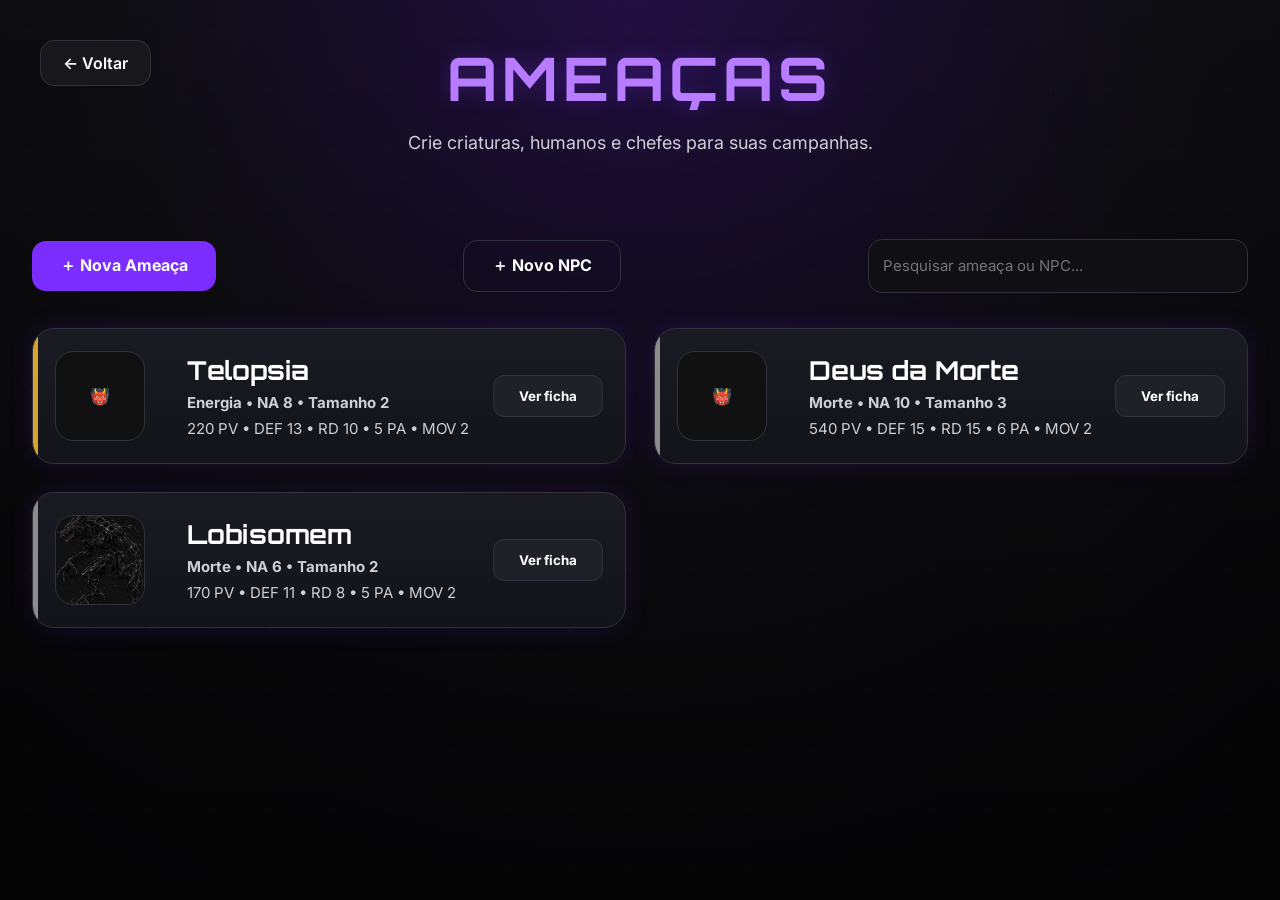
<file: ameacas.html>
<!DOCTYPE html>
<html lang="pt-BR">
<head>
    <script src="eco-settings.js"></script>
<meta charset="UTF-8">
<meta name="viewport" content="width=device-width, initial-scale=1.0">
<title>Ameaças • ECO</title>
<link rel="stylesheet" href="global.css">
<link rel="stylesheet" href="ameaças.css">
<link rel="preconnect" href="https://fonts.googleapis.com">
<link rel="preconnect" href="https://fonts.gstatic.com" crossorigin>
<link href="https://fonts.googleapis.com/css2?family=Orbitron:wght@500;700;800&family=Inter:wght@300;400;500;600;700&display=swap" rel="stylesheet">
</head>
<body>
<div class="background"><div class="background-overlay"></div><div class="particles"></div></div>
<main class="enemy-page">
<header class="page-header"><a href="index.html" class="back-button">← Voltar</a><h1>AMEAÇAS</h1><p>Crie criaturas, humanos e chefes para suas campanhas.</p></header>
<section class="enemy-actions"><button id="newEnemy" class="primary-button">＋ Nova Ameaça</button><button id="newNpc" class="secondary-button">＋ Novo NPC</button><input type="text" id="searchEnemy" placeholder="Pesquisar ameaça ou NPC..."></section>
<section id="enemyList" class="enemy-list"></section>
</main>
<div id="enemyModal" class="enemy-modal hidden">
 <div class="enemy-editor">
  <div class="enemy-editor-head"><div><span>AMEAÇA</span><h2 id="enemyModalTitle">Nova Ameaça</h2></div><button id="closeEnemyModal" class="enemy-close">✕</button></div>
  <div class="enemy-type-choice">
   <button class="enemy-type active" data-type="creature"><strong>Criatura</strong><small>Ficha paranormal automática por NA</small></button>
   <button class="enemy-type" data-type="human"><strong>Ameaça Humana</strong><small>Inimigo com ficha semelhante à de jogador</small></button>
   <button class="enemy-type" data-type="npc"><strong>NPC Aliado</strong><small>Auxilia jogadores durante o combate</small></button>
  </div>
  <div id="creatureEditor">
   <div class="enemy-editor-grid">
    <div class="enemy-photos">
     <div class="enemy-photo-preview" id="enemyPhotoPreview"><span>👹</span><small>Foto normal</small></div>
     <label class="secondary-button">Foto normal<input id="enemyPhoto" type="file" accept="image/png,image/jpeg,image/webp" hidden></label>
     <div class="enemy-photo-preview" id="enemyWoundedPhotoPreview"><span>👹</span><small>Foto machucada</small></div>
     <label class="secondary-button">Foto machucada<input id="enemyWoundedPhoto" type="file" accept="image/png,image/jpeg,image/webp" hidden></label>
     <div class="enemy-photo-preview" id="enemyAnimatedArtPreview"><span>▶</span><small>Arte animada opcional</small></div>
     <label class="secondary-button">Arte animada<input id="enemyAnimatedArt" type="file" accept="video/mp4,video/webm" hidden></label>
     <button id="removeEnemyAnimatedArt" type="button" class="secondary-button">Remover animação</button>
    </div>
    <div class="enemy-fields">
     <label>Nome<input id="enemyName" value="Lobisomem"></label>
     <div class="field-row"><label>NA<input id="enemyNA" type="number" min="0" value="6"></label><label>Elemento<select id="enemyElement"><option>Sangue</option><option selected>Morte</option><option>Energia</option><option>Conhecimento</option><option>Medo</option></select></label><label>Tamanho<input id="enemySize" type="number" min="1" max="6" value="2"></label></div>
     <div id="enemyAutoStats" class="enemy-auto-stats"></div>
    </div>
   </div>
   <h3>Atributos <small id="attributeBudget"></small></h3>
   <div class="three-grid"><label>Corpo<input id="enemyCorpo" type="number" min="0" value="6"></label><label>Foco<input id="enemyFoco" type="number" min="0" value="5"></label><label>Nexo<input id="enemyNexo" type="number" min="0" value="3"></label></div>
   <h3>Perícias <small id="skillBudget"></small></h3>
   <div id="enemySkills" class="skill-grid"></div>
   <h3>Habilidades <small>slots da ameaça</small></h3>
   <div id="enemyAbilities" class="enemy-ability-list"></div>
   <button id="addEnemyAbility" type="button" class="secondary-button">＋ Adicionar habilidade</button>
   <h3>Ataques Rápidos</h3>
   <div class="attack-grid"><div class="attack-card"><strong>Ataque Básico</strong><span id="basicAttack"></span><small>Dano paranormal do elemento da criatura.</small></div><div class="attack-card"><strong>Ataque Forte</strong><span id="strongAttack"></span><small>1 vez por rodada.</small></div></div>
   <div class="enemy-note">Criaturas têm Movimento 2. Gastam 1 PA para mover até 2 posições. O mestre escolhe entre PV clássico ou sistema de membros ao jogar.</div>
   <div class="enemy-save-row"><button id="deleteEnemy" class="danger-button hidden">Excluir</button><button id="saveEnemy" class="primary-button">Salvar criatura</button></div>
  </div>
  <div id="humanEditor" class="human-editor hidden">
 <div class="human-threat-card">
  <div class="enemy-photos">
   <div class="enemy-photo-preview" id="humanPhotoPreview"><span>👤</span><small>Foto normal</small></div>
   <label class="secondary-button">Foto normal<input id="humanPhoto" type="file" accept="image/png,image/jpeg,image/webp" hidden></label>
   <div class="enemy-photo-preview" id="humanWoundedPhotoPreview"><span>👤</span><small>Foto machucada</small></div>
   <label class="secondary-button">Foto machucada<input id="humanWoundedPhoto" type="file" accept="image/png,image/jpeg,image/webp" hidden></label>
  </div>
  <div class="enemy-fields"><label>Nome<input id="humanName" placeholder="Nome da ameaça humana"></label><div class="field-row"><label>Tamanho<input id="humanSize" type="number" min="1" value="1"></label><label>Movimento<input id="humanMovement" type="number" min="0" value="2"></label><label>PA<input id="humanPA" type="number" min="0" value="3"></label></div><div class="field-row"><label>PV<input id="humanPV" type="number" min="0" value="20"></label><label>Defesa<input id="humanDefense" type="number" min="0" value="10"></label><label>RD<input id="humanRD" type="number" min="0" value="0"></label></div></div>
 </div>
 <h3>Atributos</h3>
 <div class="three-grid"><label>Corpo<input id="humanCorpo" type="number" min="0" value="1"></label><label>Foco<input id="humanFoco" type="number" min="0" value="1"></label><label>Nexo<input id="humanNexo" type="number" min="0" value="1"></label></div>
 <h3>PV por membro <small>usado ao trocar para sistema de membros na mesa</small></h3>
 <div class="three-grid"><label>Cabeça<input id="humanHead" type="number" min="0" value="10"></label><label>Torso<input id="humanTorso" type="number" min="0" value="10"></label><label>Braços e pernas<input id="humanLimb" type="number" min="0" value="10"></label></div>
 <h3>Perícias</h3>
 <div id="humanSkills" class="skill-grid"></div>
 <h3>Ataques rápidos</h3>
 <div class="attack-grid"><label class="attack-card"><strong>Ataque básico</strong><input id="humanBasicAttack" value="1d6 + Corpo" placeholder="Ex.: 1d6 + Corpo"></label><label class="attack-card"><strong>Ataque forte</strong><input id="humanStrongAttack" value="2d6 + Corpo" placeholder="Ex.: 2d6 + Corpo"></label></div>
 <div class="enemy-note">Ameaças humanas são inimigos: possuem iniciativa, perícias, ataques, reações, condições e podem alternar entre PV clássico e membros.</div>
 <div class="enemy-save-row"><button id="deleteHuman" class="danger-button hidden">Excluir</button><button id="saveHuman" class="primary-button">Salvar ameaça humana</button></div>
</div>
  <div id="npcEditor" class="human-editor hidden">
   <div class="human-threat-card"><div class="enemy-photos"><div class="enemy-photo-preview" id="npcPhotoPreview"><span>♟</span><small>Foto do NPC</small></div><label class="secondary-button">Escolher foto<input id="npcPhoto" type="file" accept="image/png,image/jpeg,image/webp" hidden></label></div><div class="enemy-fields"><label>Nome<input id="npcName" placeholder="Nome do NPC aliado"></label><div class="field-row"><label>Tipo<select id="npcRole"><option value="combat">Combate</option><option value="support">Suporte</option><option value="investigative">Investigativo</option></select></label><label>Nível<select id="npcLevel"><option value="1">Nível 1</option><option value="2">Nível 2</option><option value="3">Nível 3</option></select></label></div></div></div>
   <div id="npcSummary" class="enemy-auto-stats"></div>
   <div class="enemy-note">NPCs são aliados simples. Possuem uma ajuda ou ação por rodada, tamanho 1, sem PA, Defesa, RD ou sistema de membros.</div>
   <div class="enemy-save-row"><button id="deleteNpc" class="danger-button hidden">Excluir</button><button id="saveNpc" class="primary-button">Salvar NPC aliado</button></div>
  </div>
 </div>
</div>
<script src="ameacas.js"></script>
</body>
</html>
</file>
<file: global.css>
/*==========================================================
=                    RESET
==========================================================*/

*{
    margin:0;
    padding:0;
    box-sizing:border-box;
}

:root{
    --bg:#08080A;
    --bg2:#101014;
    --card:#17171C;--card2:#1F1F27;--border:#31313D;--primary:#7B2CFF;--primaryLight:#B77CFF;--primary-rgb:123,44,255;
    --text:#FFFFFF;--text2:#CFCFD7;--text3:#8D8D99;--success:#32D27D;--danger:#D84A4A;--warning:#F0B63A;--shadow:0 0 25px rgba(var(--primary-rgb),.15);
}
:root[data-theme="sangue"]{--primary:#D83B4D;--primaryLight:#FF7A88;--primary-rgb:216,59,77;--bg:#0B0608;--bg2:#170A0E;--card:#211116;--card2:#2B151C;--border:#57303A}
:root[data-theme="morte"]{--primary:#87909E;--primaryLight:#D8DCE3;--primary-rgb:135,144,158;--bg:#08090B;--bg2:#111318;--card:#191C22;--card2:#22262E;--border:#454B56}
:root[data-theme="energia"]{--primary:#A642FF;--primaryLight:#65E8FF;--primary-rgb:166,66,255;--bg:#06070D;--bg2:#0D1020;--card:#12152A;--card2:#191D36;--border:#353C68}
:root[data-theme="conhecimento"]{--primary:#D4A536;--primaryLight:#FFE08A;--primary-rgb:212,165,54;--bg:#0B0906;--bg2:#171207;--card:#211A0C;--card2:#2C2210;--border:#5B4824}

html{

scroll-behavior:smooth;

}

body{

background:var(--bg);

color:var(--text);

font-family:'Inter',sans-serif;

overflow-x:hidden;

min-height:100vh;

}

/*==========================================================
=                    FUNDO
==========================================================*/

.background{

position:fixed;

inset:0;

z-index:-3;

background:

radial-gradient(circle at top,rgba(var(--primary-rgb),.28) 0%,var(--bg2) 48%,var(--bg) 100%);

}

.background-overlay{

position:absolute;

inset:0;

background:

linear-gradient(

180deg,

rgba(0,0,0,.15),

rgba(0,0,0,.55)

);

}

.particles{

position:absolute;

inset:0;

background-image:

radial-gradient(circle,#FFFFFF22 1px,transparent 1px);

background-size:60px 60px;

opacity:.18;

animation:particlesMove 35s linear infinite;

}

/*==========================================================
=                    CONTAINER
==========================================================*/

main{

width:min(1450px,95%);

margin:auto;

padding:40px 0;

}

.page-header{

display:flex;

flex-direction:column;

align-items:center;

gap:12px;

margin-bottom:45px;

text-align:center;

}

.page-header h1{

font-family:'Orbitron',sans-serif;

font-size:60px;

letter-spacing:5px;

color:var(--primaryLight);

text-shadow:0 0 20px rgba(123,44,255,.30);

}

.page-header p{

font-size:18px;

color:var(--text2);

max-width:700px;

line-height:1.7;

}

/*==========================================================
=                    BOTÃO VOLTAR
==========================================================*/

.back-button{

position:absolute;

left:40px;

top:40px;

padding:12px 22px;

border-radius:14px;

background:var(--card);

border:1px solid var(--border);

color:var(--text);

text-decoration:none;

font-weight:600;

transition:.25s;

}

.back-button:hover{

background:var(--primary);

transform:translateY(-2px);

}

/*==========================================================
=                    CARDS
==========================================================*/

.card,

.menu-card,

.campaign-card,

.character-card,

.enemy-card{

background:var(--card);

border:1px solid var(--border);

border-radius:22px;

box-shadow:var(--shadow);

transition:.25s;

}

.card:hover,

.menu-card:hover,

.campaign-card:hover,

.character-card:hover,

.enemy-card:hover{

border-color:var(--primary);

transform:translateY(-4px);

}

/*==========================================================
=                    BOTÕES
==========================================================*/

button{

font-family:inherit;

cursor:pointer;

border:none;

transition:.25s;

}

.primary-button{

background:var(--primary);

color:white;

padding:14px 28px;

border-radius:14px;

font-size:16px;

font-weight:700;

}

.primary-button:hover{

background:#9652FF;

transform:translateY(-2px);

}

.secondary-button{

background:transparent;

border:1px solid var(--border);

color:white;

padding:14px 28px;

border-radius:14px;

font-size:16px;

font-weight:700;

}

.secondary-button:hover{

border-color:var(--primary);

}

/*==========================================================
=                    INPUTS
==========================================================*/

input,

textarea,

select{

width:100%;

background:var(--bg2);

border:1px solid var(--border);

border-radius:14px;

padding:14px;

color:white;

font-size:15px;

font-family:inherit;

outline:none;

transition:.2s;

}

input:focus,

textarea:focus,

select:focus{

border-color:var(--primary);

box-shadow:

0 0 10px rgba(123,44,255,.25);

}

textarea{

resize:vertical;

min-height:120px;

}

.field{

display:flex;

flex-direction:column;

gap:8px;

margin-bottom:20px;

}

label{

color:var(--text2);

font-size:15px;

font-weight:600;

}

/*==========================================================
=                    MENU PRINCIPAL
==========================================================*/

.home{

display:flex;

flex-direction:column;

align-items:center;

justify-content:center;

min-height:100vh;

padding:60px 0;

}

.hero{

display:flex;

flex-direction:column;

align-items:center;

text-align:center;

margin-bottom:60px;

}

.hero h1{

font-family:'Orbitron',sans-serif;

font-size:82px;

font-weight:800;

letter-spacing:8px;

color:var(--primaryLight);

margin-bottom:10px;

text-shadow:0 0 25px rgba(123,44,255,.35);

}

.hero h2{

font-size:34px;

font-weight:600;

letter-spacing:4px;

margin-bottom:18px;

}

.hero p{

font-size:18px;

color:var(--text2);

max-width:700px;

line-height:1.8;

}

/*==========================================================
=                    MENU GRID
==========================================================*/

.menu{

width:100%;

display:grid;

grid-template-columns:repeat(auto-fit,minmax(300px,1fr));

gap:28px;

margin-bottom:60px;

}

.menu-card{

padding:35px;

text-decoration:none;

color:white;

display:flex;

flex-direction:column;

align-items:center;

justify-content:center;

text-align:center;

min-height:260px;

}

.menu-card .icon{

font-size:62px;

margin-bottom:20px;

transition:.25s;

}

.menu-card:hover .icon{

transform:scale(1.15);

}

.menu-card h3{

font-size:28px;

margin-bottom:14px;

color:var(--primaryLight);

}

.menu-card p{

font-size:16px;

line-height:1.7;

color:var(--text2);

}

/*==========================================================
=                    FOOTER
==========================================================*/

.footer{

display:flex;

flex-direction:column;

align-items:center;

gap:8px;

padding:25px 0;

border-top:1px solid var(--border);

width:100%;

}

.footer p{

font-family:'Orbitron',sans-serif;

font-size:18px;

letter-spacing:2px;

}

.footer span{

color:var(--text3);

font-size:14px;

}

/*==========================================================
=                    ANIMAÇÕES
==========================================================*/

@keyframes particlesMove{

0%{

transform:translateY(0);

}

100%{

transform:translateY(-120px);

}

}

@keyframes fadeUp{

from{

opacity:0;

transform:translateY(25px);

}

to{

opacity:1;

transform:translateY(0);

}

}

.hero{

animation:fadeUp .6s ease;

}

.menu-card{

animation:fadeUp .6s ease;

}

/*==========================================================
=                    UTILITÁRIOS
==========================================================*/

.hidden{

display:none !important;

}

.center{

display:flex;

justify-content:center;

align-items:center;

}

.flex{

display:flex;

}

.column{

display:flex;

flex-direction:column;

}

.row{

display:flex;

flex-direction:row;

}

.gap10{

gap:10px;

}

.gap20{

gap:20px;

}

.w100{

width:100%;

}

/*==========================================================
=                    MODAIS
==========================================================*/

.modal{

position:fixed;

inset:0;

display:flex;

align-items:center;

justify-content:center;

padding:30px;

background:rgba(0,0,0,.78);

backdrop-filter:blur(6px);

z-index:1000;

}

.modal.hidden{

display:none;

}

.modal-content{

width:min(760px,95%);

max-height:90vh;

overflow-y:auto;

background:var(--card);

border:1px solid var(--primary);

border-radius:24px;

padding:28px;

box-shadow:

0 0 35px rgba(123,44,255,.28);

animation:fadeUp .25s ease;

}

.modal-content.small{

width:min(480px,95%);

}

.modal-header{

display:flex;

justify-content:space-between;

align-items:center;

gap:20px;

margin-bottom:24px;

}

.modal-header h2{

font-family:'Orbitron',sans-serif;

font-size:28px;

color:var(--primaryLight);

}

.close-button{

width:42px;

height:42px;

border-radius:12px;

background:#5E1818;

color:white;

font-size:20px;

}

.close-button:hover{

background:#8A2323;

}

.modal-buttons,

.confirm-buttons,

.settings-buttons{

display:flex;

justify-content:flex-end;

gap:14px;

margin-top:24px;

}

/*==========================================================
=                    RESPONSIVO
==========================================================*/

@media(max-width:1100px){

.page-header h1{

font-size:48px;

}

.hero h1{

font-size:64px;

}

.hero h2{

font-size:28px;

}

.back-button{

position:static;

align-self:flex-start;

margin-bottom:18px;

}

.page-header{

align-items:flex-start;

text-align:left;

}

}

@media(max-width:800px){

main{

width:92%;

padding:25px 0;

}

.menu{

grid-template-columns:1fr;

}

.menu-card{

min-height:220px;

}

.hero{

margin-bottom:40px;

}

.hero h1{

font-size:48px;

letter-spacing:5px;

}

.hero h2{

font-size:22px;

letter-spacing:2px;

}

.page-header h1{

font-size:38px;

letter-spacing:3px;

}

.modal-buttons,

.confirm-buttons,

.settings-buttons{

flex-direction:column;

}

.modal-buttons button,

.confirm-buttons button,

.settings-buttons button{

width:100%;

}

}

@media(max-width:520px){

.hero h1{

font-size:38px;

}

.hero h2{

font-size:18px;

}

.page-header h1{

font-size:30px;

}

.menu-card{

padding:25px;

}

.menu-card .icon{

font-size:50px;

}

.menu-card h3{

font-size:23px;

}

}

window.addEventListener("pageshow", () => {

    document.body.classList.remove("page-leaving");

});
</file>
<file: ameaças.css>
/*==========================================================
=                    PÁGINA DE AMEAÇAS
==========================================================*/

.enemy-page{

display:flex;

flex-direction:column;

gap:35px;

padding-bottom:50px;

}

/*==========================================================
=                    AÇÕES
==========================================================*/

.enemy-actions{

display:flex;

justify-content:space-between;

align-items:center;

gap:20px;

}

.enemy-actions input{

max-width:380px;

height:54px;

}

/*==========================================================
=                    LISTA
==========================================================*/

.enemy-list{

display:grid;

grid-template-columns:repeat(auto-fill,minmax(420px,1fr));

gap:28px;

}

/*==========================================================
=                    CARD
==========================================================*/

.enemy-card{

display:grid;

grid-template-columns:110px 1fr auto;

gap:22px;

align-items:center;

padding:22px;

position:relative;

overflow:hidden;

background:

linear-gradient(
180deg,
#1A1A22,
#13131A
);

}

.enemy-card::before{

content:"";

position:absolute;

left:0;

top:0;

width:5px;

height:100%;

background:#B73737;

}

.enemy-card:hover{

border-color:#B73737;

box-shadow:

0 0 30px rgba(183,55,55,.20);

}

/*==========================================================
=                    FOTO
==========================================================*/

.enemy-photo{

width:90px;

height:90px;

border-radius:18px;

overflow:hidden;

background:#111;

border:1px solid var(--border);

display:flex;

align-items:center;

justify-content:center;

}

.enemy-photo img{

width:100%;

height:100%;

object-fit:cover;

}

/*==========================================================
=                    INFORMAÇÕES
==========================================================*/

.enemy-info{

display:flex;

flex-direction:column;

gap:7px;

}

.enemy-info h2{

font-family:'Orbitron',sans-serif;

font-size:26px;

color:white;

}

.enemy-info p{

font-size:15px;

color:var(--text2);

}

/*==========================================================
=                    BOTÕES
==========================================================*/

.enemy-buttons{

display:flex;

flex-direction:column;

gap:10px;

}

.enemy-buttons button{

min-width:110px;

height:42px;

border-radius:11px;

font-weight:700;

}

.enemy-buttons .edit-button{

background:#202029;

color:white;

border:1px solid var(--border);

}

.enemy-buttons .edit-button:hover{

border-color:#B73737;

background:#292934;

}

.enemy-buttons .campaign-button{

background:#A62E2E;

color:white;

}

.enemy-buttons .campaign-button:hover{

background:#C93F3F;

transform:translateY(-2px);

}

/*==========================================================
=                    MODAL NOVA AMEAÇA
==========================================================*/

#newEnemyModal .modal-content{

width:min(700px,95%);

}

#newEnemyModal .modal-content h2{

font-family:'Orbitron',sans-serif;

font-size:30px;

color:#E27171;

margin-bottom:26px;

}

/*==========================================================
=                    CAMPOS DO MODAL
==========================================================*/

#newEnemyModal .field{

margin-bottom:20px;

}

#enemyImage{

padding:10px;

}

/*==========================================================
=                    ELEMENTOS
==========================================================*/

.enemy-info p:first-of-type{

font-weight:700;

}

.enemy-card[data-element="Sangue"]::before{

background:#C43E3E;

}

.enemy-card[data-element="Morte"]::before{

background:#8C8C8C;

}

.enemy-card[data-element="Energia"]::before{

background:#D6A32B;

}

.enemy-card[data-element="Conhecimento"]::before{

background:#4380D8;

}

.enemy-card[data-element="Medo"]::before{

background:#8A42CE;

}

/*==========================================================
=                    ESTADO VAZIO
==========================================================*/

.empty-enemies{

grid-column:1 / -1;

min-height:270px;

display:flex;

flex-direction:column;

align-items:center;

justify-content:center;

gap:16px;

text-align:center;

background:var(--card);

border:1px dashed var(--border);

border-radius:22px;

color:var(--text2);

}

.empty-enemies .icon{

font-size:62px;

opacity:.75;

}

.empty-enemies h3{

font-family:'Orbitron',sans-serif;

font-size:23px;

color:white;

}

.empty-enemies p{

max-width:460px;

line-height:1.7;

}

/*==========================================================
=                    ANIMAÇÃO
==========================================================*/

.enemy-card{

animation:
enemyCardEnter
.45s ease both;

}

.enemy-card:nth-child(1){

animation-delay:.05s;

}

.enemy-card:nth-child(2){

animation-delay:.10s;

}

.enemy-card:nth-child(3){

animation-delay:.15s;

}

.enemy-card:nth-child(4){

animation-delay:.20s;

}

@keyframes enemyCardEnter{

from{

opacity:0;

transform:translateY(20px);

}

to{

opacity:1;

transform:translateY(0);

}

}

/*==========================================================
=                    RESPONSIVO
==========================================================*/

@media(max-width:1000px){

.enemy-list{

grid-template-columns:1fr;

}

}

@media(max-width:760px){

.enemy-actions{

flex-direction:column;

align-items:stretch;

}

.enemy-actions input{

max-width:none;

}

.enemy-actions .primary-button{

width:100%;

}

.enemy-card{

grid-template-columns:90px 1fr;

}

.enemy-photo{

width:75px;

height:75px;

}

.enemy-buttons{

grid-column:1 / -1;

display:grid;

grid-template-columns:1fr 1fr;

}

.enemy-buttons button{

width:100%;

}

}

@media(max-width:520px){

.enemy-card{

grid-template-columns:1fr;

text-align:center;

}

.enemy-photo{

margin:auto;

width:90px;

height:90px;

}

.enemy-buttons{

grid-template-columns:1fr;

}

.enemy-info h2{

font-size:22px;

}

}

/*==========================================================
=                 EDITOR DE CRIATURAS
==========================================================*/
.enemy-modal{position:fixed;inset:0;z-index:1000;background:rgba(4,4,8,.82);display:flex;align-items:flex-start;justify-content:center;padding:34px 18px;overflow:auto;backdrop-filter:blur(8px)}
.enemy-modal.hidden,.hidden{display:none!important}
.enemy-editor{width:min(1050px,100%);background:#121219;border:1px solid var(--border);border-radius:22px;padding:28px;box-shadow:0 25px 80px rgba(0,0,0,.55)}
.enemy-editor-head{display:flex;align-items:center;justify-content:space-between;margin-bottom:22px}.enemy-editor-head span{font-size:11px;letter-spacing:.22em;color:#d66}.enemy-editor-head h2{font-family:Orbitron,sans-serif;font-size:30px}.enemy-close{width:42px;height:42px;border-radius:12px;background:#202029;color:#fff;border:1px solid var(--border)}
.enemy-type-choice{display:grid;grid-template-columns:repeat(3,1fr);gap:12px;margin-bottom:25px}.enemy-type{padding:17px;text-align:left;background:#191920;border:1px solid var(--border);color:#fff;border-radius:14px}.enemy-type strong,.enemy-type small{display:block}.enemy-type small{margin-top:5px;color:var(--text2)}.enemy-type.active{border-color:#b73737;background:#241719}
.enemy-editor-grid{display:grid;grid-template-columns:190px 1fr;gap:25px}.enemy-photos{display:flex;flex-direction:column;gap:10px}.enemy-photo-preview{height:190px;border:1px dashed #555;border-radius:18px;background:#0d0d12;display:flex;flex-direction:column;align-items:center;justify-content:center;gap:8px;overflow:hidden}.enemy-photo-preview span{font-size:58px}.enemy-photo-preview img{width:100%;height:100%;object-fit:cover}.enemy-photo-preview video,.enemy-photo video{width:100%;height:100%;object-fit:contain;display:block}
.enemy-fields,.enemy-fields label,.three-grid label,.skill-grid label{display:flex;flex-direction:column;gap:7px}.enemy-fields{gap:14px}.enemy-fields label,.three-grid label,.skill-grid label{font-size:12px;font-weight:700;color:#aaa}.enemy-fields input,.enemy-fields select,.three-grid input,.skill-grid select{height:43px;background:#0d0d12;border:1px solid var(--border);border-radius:10px;color:#fff;padding:0 12px}.field-row,.three-grid{display:grid;grid-template-columns:repeat(3,1fr);gap:12px}
.enemy-auto-stats{display:grid;grid-template-columns:repeat(4,auto 1fr);gap:8px 10px;padding:15px;border-radius:14px;background:#0d0d12;border:1px solid var(--border)}.enemy-auto-stats b{color:#fff;font-family:Orbitron}.enemy-auto-stats small{color:#888;align-self:center}
.enemy-editor h3{font-family:Orbitron,sans-serif;font-size:16px;margin:24px 0 12px}.enemy-editor h3 small{font-family:Inter,sans-serif;font-weight:500;color:#888;margin-left:8px}.enemy-editor h3 small.over{color:#ff6262}
.skill-grid{display:grid;grid-template-columns:repeat(4,1fr);gap:10px}.attack-grid{display:grid;grid-template-columns:1fr 1fr;gap:12px}.attack-card{display:flex;flex-direction:column;gap:7px;padding:16px;background:#0d0d12;border:1px solid var(--border);border-radius:14px}.attack-card span{font-family:Orbitron;color:#e27171}.attack-card small,.enemy-note{color:#999}.enemy-note{margin-top:16px;padding:14px;border-left:3px solid #b73737;background:#18151a;border-radius:8px;line-height:1.5}.enemy-save-row{display:flex;justify-content:flex-end;gap:12px;margin-top:24px}.danger-button{background:#3a171b;color:#ffb4b4;border:1px solid #7c2d35;border-radius:10px;padding:0 20px}.human-editor{text-align:center;padding:45px 20px}.human-editor p{color:#aaa;margin-bottom:20px}
@media(max-width:760px){.enemy-editor-grid{grid-template-columns:1fr}.enemy-photos{max-width:240px}.skill-grid{grid-template-columns:repeat(2,1fr)}.enemy-auto-stats{grid-template-columns:auto 1fr}.attack-grid{grid-template-columns:1fr}.enemy-type-choice{grid-template-columns:1fr}}

/* ameaça humana usa editor próprio, nunca ficha de player */
.human-threat-card{display:grid;grid-template-columns:190px 1fr;gap:25px;text-align:left}.human-editor{padding:10px 0}.human-editor .enemy-save-row{margin-top:20px}@media(max-width:760px){.human-threat-card{grid-template-columns:1fr}}
.ability-library-dialog{width:min(720px,94vw)}.enemy-ability-library{display:grid;gap:10px}.enemy-ability-library-card{display:grid;gap:7px;width:100%;padding:16px;text-align:left;color:#fff;background:#0d0d12;border:1px solid var(--border);border-radius:12px;cursor:pointer;transition:.18s ease}.enemy-ability-library-card:hover{border-color:#d04b4b;background:#17121a;transform:translateY(-1px)}.enemy-ability-library-card strong{color:#e27171;font-size:1rem}.enemy-ability-library-card span{color:#aaa;line-height:1.5}.enemy-ability-library-card.custom{border-style:dashed}
.attack-card input{width:100%;height:42px;padding:0 11px;color:#fff;background:#15151d;border:1px solid var(--border);border-radius:9px}.enemy-actions .secondary-button{min-width:max-content}
.enemy-ability-list{display:grid;gap:10px;margin-bottom:10px}.enemy-ability-slot{display:grid;grid-template-columns:minmax(150px,.7fr) minmax(240px,1.5fr) auto;gap:10px;padding:12px;background:#0d0d12;border:1px solid var(--border);border-radius:12px}.enemy-ability-slot input,.enemy-ability-slot textarea{width:100%;background:#15151d;border:1px solid var(--border);border-radius:9px;color:#fff;padding:10px}.enemy-ability-slot textarea{min-height:70px;resize:vertical}.enemy-ability-slot button{align-self:center}.enemy-ability-readonly{padding:14px;background:#0d0d12;border:1px solid var(--border);border-radius:12px}.enemy-ability-readonly strong{display:block;color:#e27171;margin-bottom:6px}.enemy-ability-readonly p{color:#aaa;line-height:1.5}@media(max-width:760px){.enemy-ability-slot{grid-template-columns:1fr}}
</file>
